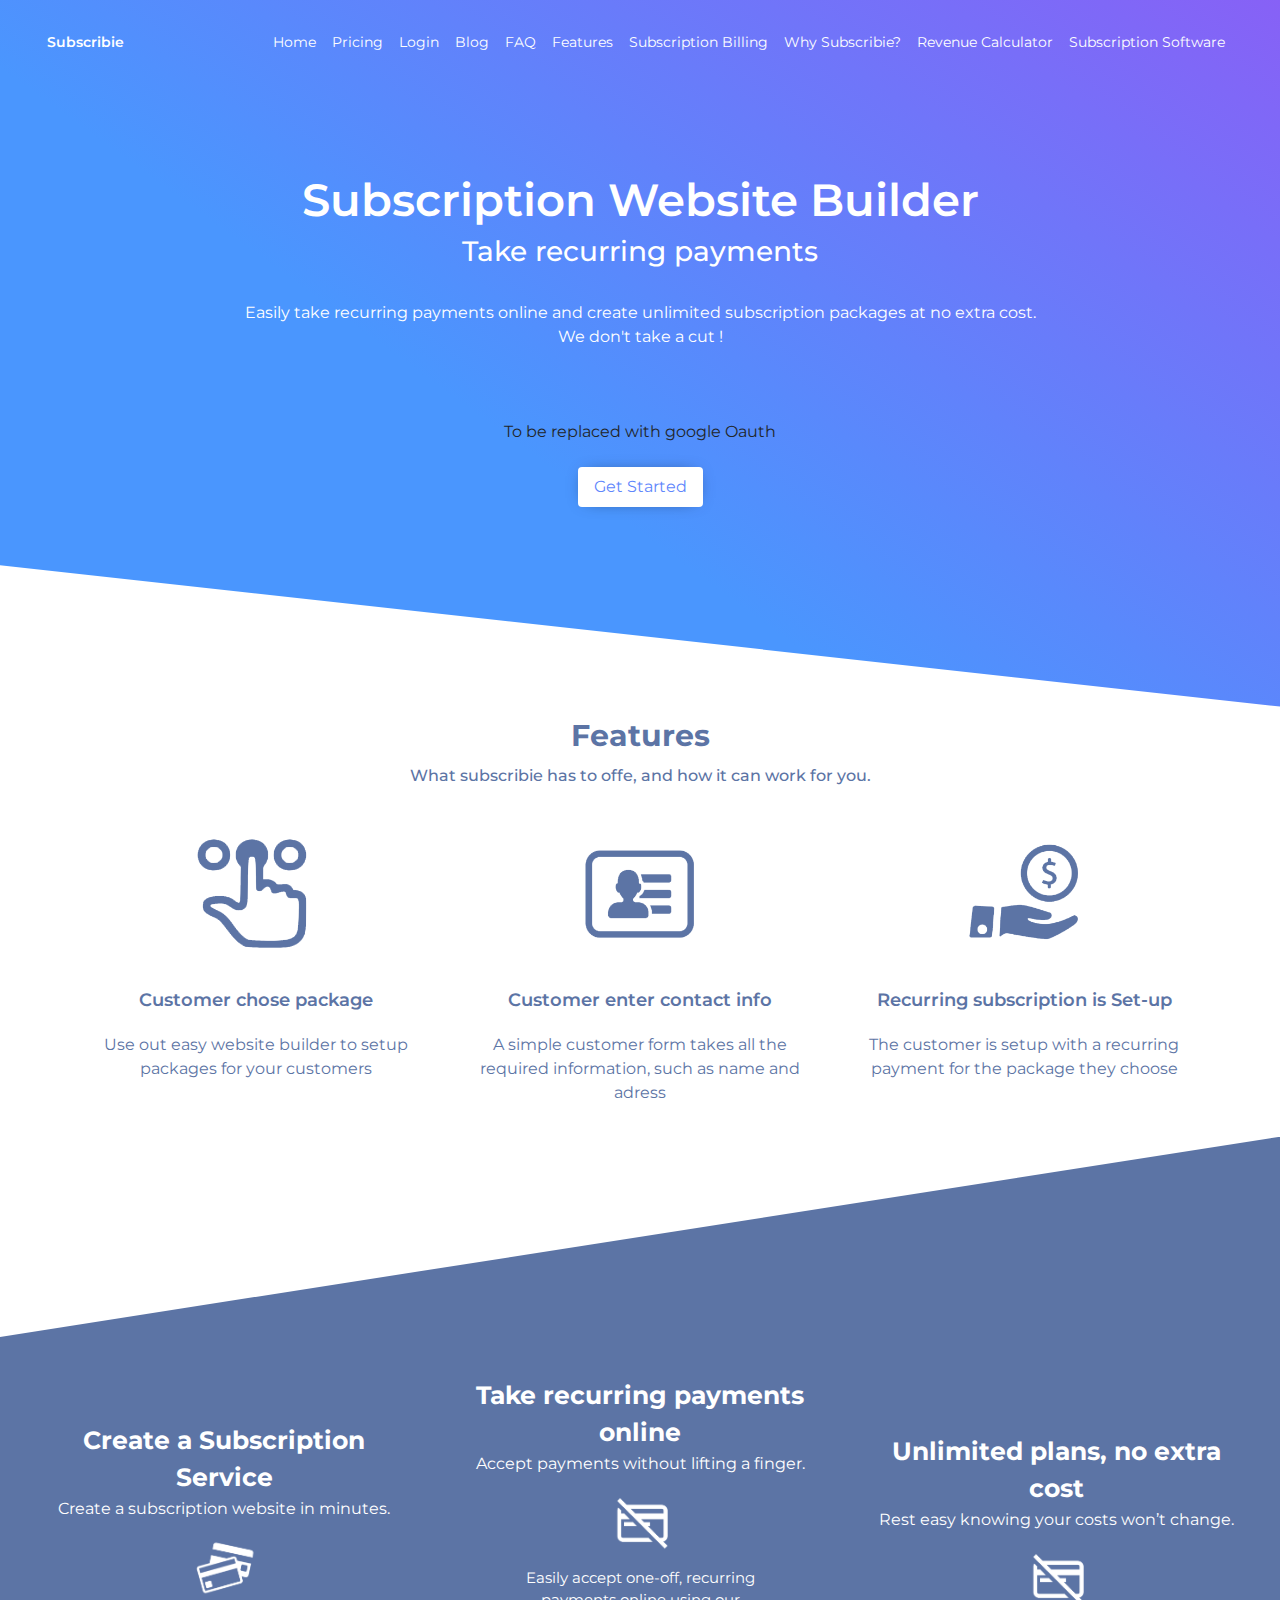
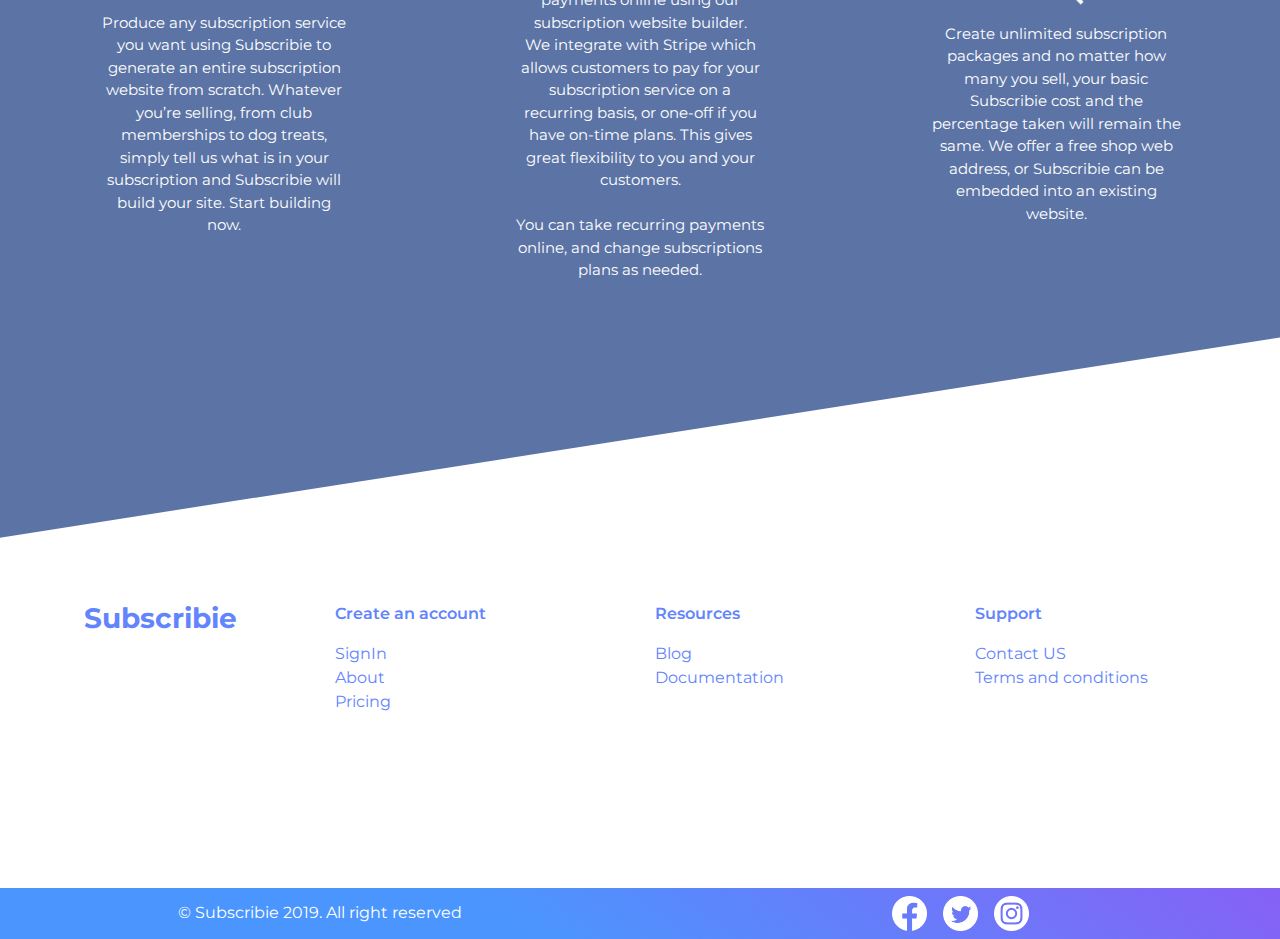
<file: index.html>
<!doctype html>
<html lang="en">
<head>
    <meta charset="UTF-8">
    <meta content="width=device-width, user-scalable=no, initial-scale=1.0, maximum-scale=1.0, minimum-scale=1.0"
          name="viewport">
    <meta content="ie=edge" http-equiv="X-UA-Compatible">
    <link href="https://fonts.gstatic.com" rel="preconnect">
    <link href="https://fonts.googleapis.com/css2?family=Montserrat:ital,wght@0,100;0,200;0,300;0,400;0,500;0,600;0,700;1,100;1,200;1,300;1,400;1,500;1,600&display=swap"
          rel="stylesheet">
    <link href="css/bootstrap.min.css" rel="stylesheet">
    <link href="css/home.css" rel="stylesheet">
    <title>Subscribie website</title>
</head>
<body>

<div class="main-container">
    <div class="header header-bg">
        <div class="row nav-menu">
            <div class="col-sm-12 ">
                <nav class="navbar navbar-expand-lg navbar-light d-flex justify-content-between flex-wrap">
                    <a class="navbar-brand text-white" href="#">Subscribie</a>
                    <button aria-controls="navbarNav" aria-expanded="false" aria-label="Toggle navigation"
                            class="navbar-toggler"
                            data-target="#navbarNav" data-toggle="collapse" type="button">
                        <span class="navbar-toggler-icon"></span>
                    </button>
                    <div class="collapse navbar-collapse" id="navbarNav">
                        <ul class="navbar-nav w-100 d-flex justify-content-end align-items-center ">
                            <li class="nav-item w-auto active">
                                <a class="nav-link text-white" href="#">Home <span class="sr-only">(current)</span></a>
                            </li>
                            <li class="nav-item w-auto">
                                <a class="nav-link text-white" href="/page/pricing">Pricing</a>
                            </li>
                            <li class="nav-item w-auto">
                                <a class="nav-link text-white" href="/shop-owner-login">Login</a>
                            </li>
                            <li class="nav-item w-auto">
                                <a class="nav-link text-white" href="https://subscriptionwebsitebuilder.co.uk/blog">Blog</a>
                            </li>
                            <li class="nav-item w-auto">
                                <a class="nav-link text-white" href="/page/faq">FAQ</a>
                            </li>
                            <li class="nav-item w-auto">
                                <a class="nav-link text-white" href="/page/features">Features</a>
                            </li>
                            <li class="nav-item w-auto">
                                <a class="nav-link text-white" href="/page/subscription-billing">Subscription Billing</a>
                            </li>
                            <li class="nav-item w-auto">
                                <a class="nav-link text-white" href="/page/choose-subscribie">Why Subscribie?</a>
                            </li>
                            <li class="nav-item w-auto">
                                <a class="nav-link text-white" href="/#revenue-calculator">Revenue Calculator</a>
                            </li>
                            <li class="nav-item w-auto">
                                <a class="nav-link text-white" href="/page/subscription-software">Subscription Software</a>
                            </li>
                        </ul>
                    </div>
                </nav>
            </div>
        </div>

        <div class="header-content py-4">
            <div class="row">
                <div class="col-sm-12 d-flex justify-content-center align-items-center text-center">
                    <h1>Subscription Website Builder</h1>
                </div>
            </div>
            <div class="row">
                <div class="col-sm-12 d-flex justify-content-center align-items-center text-center">
                    <h3>Take recurring payments</h3>
                </div>
            </div>
            <div class="row">
                <div class="col-sm-12 d-flex justify-content-center align-items-center">
                    <span class="description text-center py-4">
                        Easily take recurring payments online and create unlimited subscription packages at no extra cost.<br>
                       <span class="py-2"> We don't take a cut !</span>
                    </span>
                </div>
            </div>
        </div>

        <div class="row">
            <div class="col-sm-12 d-flex justify-content-center align-items-center my-3">
                    <button class="btn" >To be replaced with google Oauth</button>
            </div>
        </div>

        <div class="row">
            <div class="col-sm-12 d-flex justify-content-center align-items-center">
                <a href="/start-building"  class="get-started-btn">Get Started</a>
            </div>
        </div>


    </div>

    <section class="features">
        <div class="row">
            <div class="col-sm-12 d-flex justify-content-center align-items-center text-center">
                <span class="feature-section-title">Features</span>
            </div>
        </div>

        <div class="row">
            <div class="col-sm-12 d-flex justify-content-center align-items-center text-center">
                <span class="feature-section-description">What subscribie has to offe, and how it can work for you.</span>
            </div>
        </div>

        <div class="row features-container">
            <div class="col-sm-12 col-md-4">
                <div class="row">
                    <div class="col-sm-12 feature-icon d-flex justify-content-center align-items-center text-center">
                        <img class="feature-img" alt="" src="img/feature1.png">
                    </div>
                </div>
                <div class="row">
                    <div class="col-sm-12 d-flex justify-content-center align-items-center text-center">
                        <span class="feature-description">Customer chose package</span>
                    </div>
                </div>
                <div class="row">
                    <div class="col-sm-12 text-center">
                        <span class="customer-description">
                            Use out easy website builder to setup packages for your customers
                        </span>
                    </div>
                </div>
            </div>
            <div class="col-sm-12 col-md-4">
                <div class="row">
                    <div class="col-sm-12 feature-icon d-flex justify-content-center align-items-center text-center">
                        <img class="feature-img" alt="" src="img/feature2.png">
                    </div>
                </div>
                <div class="row">
                    <div class="col-sm-12 d-flex justify-content-center align-items-center text-center">
                        <span class="feature-description">Customer enter contact info</span>
                    </div>
                </div>
                <div class="row">
                    <div class="col-sm-12 text-center">
                        <span class="customer-description">
                            A simple customer form takes all the required information, such as name and adress
                        </span>
                    </div>
                </div>
            </div>
            <div class="col-sm-12 col-md-4">
                <div class="row">
                    <div class="col-sm-12 feature-icon d-flex justify-content-center align-items-center text-center">
                        <img class="feature-img" alt="" src="img/feature3.png">
                    </div>
                </div>
                <div class="row">
                    <div class="col-sm-12 d-flex justify-content-center align-items-center text-center">
                        <span class="feature-description">Recurring subscription is Set-up</span>
                    </div>
                </div>
                <div class="row">
                    <div class="col-sm-12 text-center">
                        <span class="customer-description">
                            The customer is setup with a recurring payment for the package they choose
                        </span>
                    </div>
                </div>
            </div>
        </div>
    </section>

    <section class="features payment-section position-relative">
        <div class="payment-bg"></div>
        <div class="row d-flex justify-content-between flex-wrap align-items-center">
            <div class="col-sm-12 mb-2 mt-2 p-2 col-md-4 d-flex flex-wrap justify-content-center align-items-center text-center">
                <div class="row w-100 d-flex justify-content-center align-items-center">
                    <div class="col-sm-12 d-flex justify-content-center align-items-center text-center">
                        <span class="payment-title">
                         Create a Subscription Service
                    </span>
                    </div>
                </div>
                <div class="row w-100 d-flex justify-content-center align-items-center">
                    <div class="row-sm-12 d-flex justify-content-center align-items-center text-center">
                        <span class="payment-desc">Create a subscription website in minutes.</span>
                    </div>
                </div>
                <div class="row w-100 d-flex justify-content-center align-items-center">
                    <div class="col-sm-12 col-md-6 d-flex justify-content-center align-items-center text-center">
                        <div class="payment-icon">
                            <img class="feature-img" alt="" src="img/credit.png">
                        </div>
                    </div>
                </div>
                <div class="row w-100 d-flex justify-content-center align-items-center">
                    <div class="col-sm-12 col-md-6 d-flex justify-content-center align-items-center text-center">
                        <div class="payment-description">
                            <p class="payment-p">Produce any subscription service you want using Subscribie to generate an entire subscription website from scratch. Whatever you’re selling, from club memberships to dog treats, simply tell us what is in your subscription and Subscribie will build your site. Start building now.</p>
                        </div>
                    </div>
                </div>
            </div>

            <div class="col-sm-12 mb-2 mt-2 p-2 col-md-4 d-flex flex-wrap justify-content-center align-items-center text-center">
                <div class="row w-100 d-flex justify-content-center align-items-center">
                    <div class="col-sm-12 d-flex justify-content-center align-items-center text-center">
                        <span class="payment-title">
                        Take recurring payments online
                    </span>
                    </div>
                </div>
                <div class="row w-100 d-flex justify-content-center align-items-center">
                    <div class="row-sm-12 d-flex justify-content-center align-items-center text-center">
                        <span class="payment-desc">Accept payments without lifting a finger. </span>
                    </div>
                </div>
                <div class="row w-100 d-flex justify-content-center align-items-center">
                    <div class="col-sm-12 col-md-6 d-flex justify-content-center align-items-center text-center">
                        <div class="payment-icon">
                            <img class="feature-img" alt="" src="img/no-credit.png">
                        </div>
                    </div>
                </div>
                <div class="row w-100 d-flex justify-content-center align-items-center">
                    <div class="col-sm-12 col-md-6 d-flex justify-content-center align-items-center text-center">
                        <div class="payment-description">
                            <p class="payment-p">Easily accept one-off, recurring payments online using our subscription website builder.<br>
                                We integrate with Stripe which allows customers to pay for your subscription service on a recurring basis, or one-off if you have on-time plans.
                                This gives great flexibility to you and your customers.<br><br>
                                You can take recurring payments online, and change subscriptions plans as needed.
                            </p>
                        </div>
                    </div>
                </div>
            </div>

            <div class="col-sm-12 mb-2 mt-2 p-2 col-md-4 d-flex flex-wrap justify-content-center align-items-center text-center">
                <div class="row w-100 d-flex justify-content-center align-items-center">
                    <div class="col-sm-12 d-flex justify-content-center align-items-center text-center">
                        <span class="payment-title">
                        Unlimited plans, no extra cost
                    </span>
                    </div>
                </div>
                <div class="row w-100 d-flex justify-content-center align-items-center">
                    <div class="row-sm-12 d-flex justify-content-center align-items-center text-center">
                        <span class="payment-desc">Rest easy knowing your costs won’t change.</span>
                    </div>
                </div>
                <div class="row w-100 d-flex justify-content-center align-items-center">
                    <div class="col-sm-12 col-md-6 d-flex justify-content-center align-items-center text-center">
                        <div class="payment-icon">
                            <img class="feature-img" alt="" src="img/no-credit.png">
                        </div>
                    </div>
                </div>
                <div class="row w-100 d-flex justify-content-center align-items-center">
                    <div class="col-sm-12 col-md-6 d-flex justify-content-center align-items-center text-center">
                        <div class="payment-description">
                            <p class="payment-p">Create unlimited subscription packages and no matter how many you sell,
                                your basic Subscribie cost and the percentage taken will remain the same.
                                We offer a free shop web address, or Subscribie can be embedded into an existing website.
                            </p>
                        </div>
                    </div>
                </div>
            </div>

        </div>
    </section>

    <footer>
        <div class="row footer-section">
            <div class="col-sm-12 col-md-3 d-flex justify-content-center align-items-start text-center">
                <h3>Subscribie</h3>
            </div>

            <div class="col-sm-12 col-md-3">
                <div class="section-title w-100">
                    <span>Create an account</span>
                </div>
                <div class="w-100">
                    <ul class="footer-menu">
                        <li class="footer-menu-item">SignIn</li>
                        <li class="footer-menu-item">About</li>
                        <li class="footer-menu-item">Pricing</li>
                    </ul>
                </div>
            </div>

            <div class="col-sm-12 col-md-3">
                <div class="section-title w-100">
                    <span>Resources</span>
                </div>
                <div class="w-100">
                    <ul class="footer-menu">
                        <li class="footer-menu-item">Blog</li>
                        <li class="footer-menu-item">Documentation</li>
                    </ul>
                </div>
            </div>

            <div class="col-sm-12 col-md-3">
                <div class="section-title w-100">
                    <span>Support</span>
                </div>
                <div class="w-100">
                    <ul class="footer-menu">
                        <li class="footer-menu-item">Contact US</li>
                        <li class="footer-menu-item">Terms and conditions</li>
                    </ul>
                </div>
            </div>
        </div>
        <div class="row footer-bottom d-flex justify-content-sm-center align-content-md-start align-items-center">
            <div class="col-sm-12 col-md-6">
                <div class="copyrights">
                    © Subscribie 2019. All right reserved
                </div>
            </div>

            <div class="col-sm-12 col-md-6 d-flex justify-content-center align-items-center">
                <div class="social-links d-flex justify-content-center align-content-between">
                    <div class="social-link">
                        <img alt="" src="img/social/iconfinder_Circled_Facebook_svg_5279111.png">
                    </div>

                    <div class="social-link">
                        <img alt="" src="img/social/iconfinder_Circled_Twitter_svg_5279123.png">
                    </div>

                    <div class="social-link">
                        <img alt="" src="img/social/iconfinder_Circled_Instagram_svg_5279112.png">
                    </div>
                </div>
            </div>

        </div>
    </footer>
</div>
<script src="https://ajax.googleapis.com/ajax/libs/jquery/3.5.1/jquery.min.js"></script>
<script src="js/bootstrap.min.js"></script>
</body>
</html>
</file>
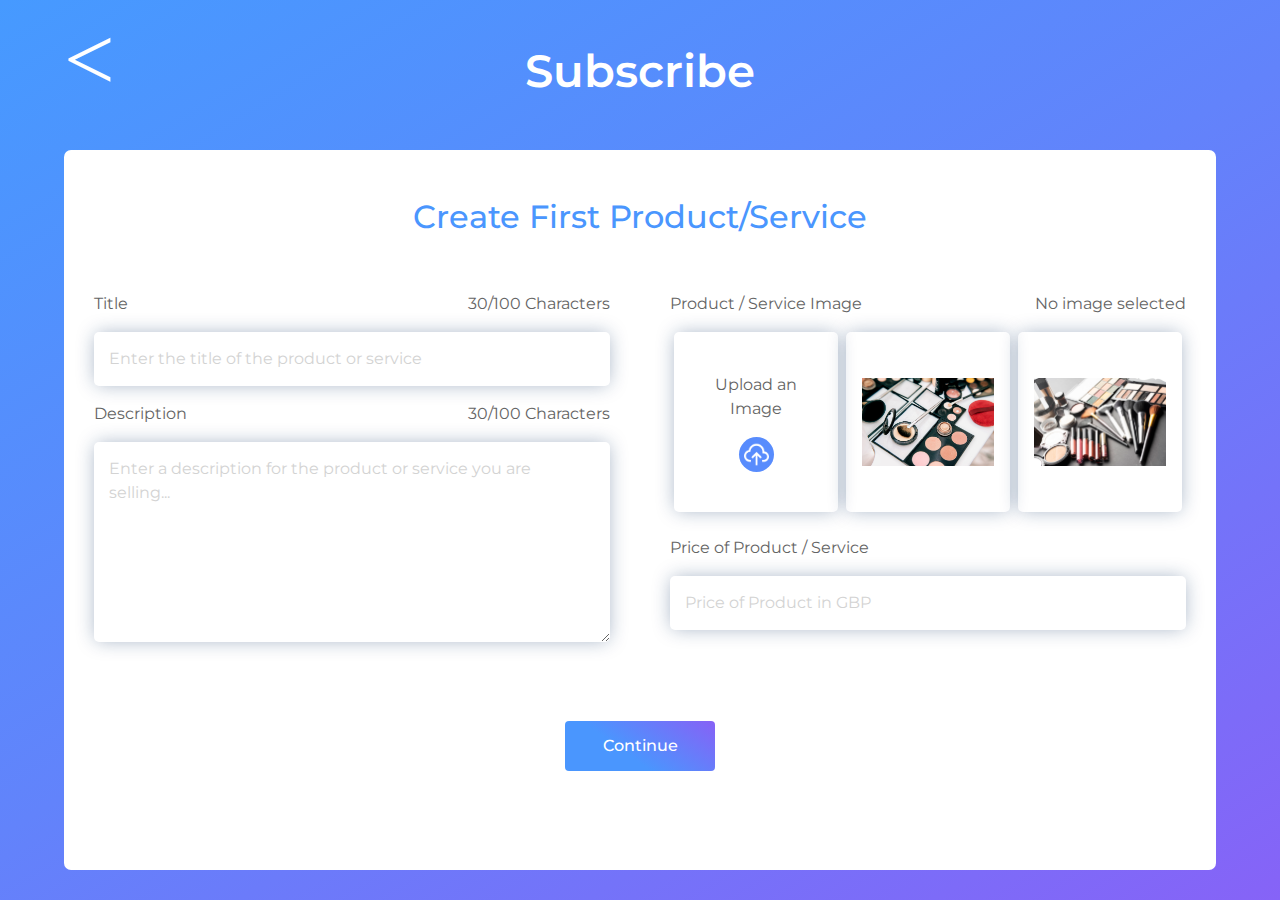
<file: CreateProduct.html>
<!doctype html>
<html lang="en">
<head>
    <meta charset="UTF-8">
    <meta content="width=device-width, user-scalable=no, initial-scale=1.0, maximum-scale=1.0, minimum-scale=1.0"
          name="viewport">
    <meta content="ie=edge" http-equiv="X-UA-Compatible">
    <link href="css/bootstrap.min.css" rel="stylesheet">
    <link href="https://fonts.gstatic.com" rel="preconnect">
    <link href="https://fonts.googleapis.com/css2?family=Montserrat:ital,wght@0,100;0,200;0,300;0,400;0,500;0,600;0,700;1,100;1,200;1,300;1,400;1,500;1,600&display=swap"
          rel="stylesheet">
    <link href="css/home.css" rel="stylesheet">
    <link href="css/styles.css" rel="stylesheet">
    <title>Subscribie website</title>
</head>

<body class="shop">
<div class="page-container w-100 d-flex justify-content-center align-items-center">
    <div class="content-container position-relative">

        <div class="go-back">
            <span class="go-back-icon"><</span>
        </div>

        <div class="row page-title">
            <div class="col-sm-12 d-flex justify-content-center align-items-center">
                <h1>Subscribe</h1>
            </div>
        </div>

        <div class="content mb-4">

            <div class="row">
                <div class="col-sm-12 d-flex justify-content-center align-items-center">
                    <h2>Create First Product/Service</h2>
                </div>
            </div>

            <div class="row">
                <div class="col-sm-12 col-md-6">
                    <div class="row">
                        <div class="col-sm-12">
                            <div class="input-line w-100">
                                <div class="input-header d-flex justify-content-between align-items-center w-100 py-3">
                                    <span class="input-name">
                                        Title
                                    </span>
                                    <span class="remaining-characters">
                                        30/100 Characters
                                    </span>
                                </div>
                                <div class="input-body">
                                    <input class="w-100 product-input"
                                           placeholder="Enter the title of the product or service"
                                           type="text">
                                </div>
                            </div>
                        </div>
                    </div>

                    <div class="row">
                        <div class="col-sm-12">
                            <div class="input-line w-100">
                                <div class="input-header d-flex justify-content-between align-items-center w-100 py-3">
                                    <span class="input-name">
                                        Description
                                    </span>
                                    <span class="remaining-characters">
                                        30/100 Characters
                                    </span>
                                </div>
                                <div class="input-body">
                                    <label class="w-100">
                                        <textarea class="w-100 text-area product-input"
                                                  placeholder="Enter a description for the product or service you are selling..."
                                                  type="text"></textarea>
                                    </label>
                                </div>
                            </div>
                        </div>
                    </div>
                </div>
                <div class="col-sm-12 col-md-6">
                    <div class="row">
                        <div class="col-sm-12">
                            <div class="input-line w-100">
                                <div class="input-header d-flex justify-content-between align-items-center w-100 py-3">
                                    <span class="input-name">
                                        Product / Service Image
                                    </span>
                                    <span class="remaining-characters">
                                        No image selected
                                    </span>
                                </div>
                                <div class="input-body">
                                    <div class="row">
                                        <div class="col-sm-12 col-md-6 col-lg-4 px-1 mb-2">
                                            <div class="upload-box">
                                                <div class="row">
                                                    <div class="col-sm-12 d-flex justify-content-center align-items-center text-center my-2">
                                                        <span class="upload-input-text"> Upload an Image</span>
                                                    </div>
                                                    <div class="col-sm-12 d-flex justify-content-center align-items-center my-2">
                                                        <span class="upload-icon">
                                                            <img alt="Upload an image" height="25px"
                                                                 src="img/icons/upload.png" width="25px">
                                                        </span>
                                                    </div>
                                                </div>
                                            </div>
                                        </div>

                                        <div class="col-sm-12 col-md-6 col-lg-4 px-1 mb-2">
                                            <div class="upload-box">
                                                <div class="row">
                                                    <div class="col-sm-12 p-0">
                                                        <img alt="" class="preview-img" src="img/img1.jpg">
                                                    </div>
                                                </div>
                                            </div>
                                        </div>

                                        <div class="col-sm-12 col-md-6 col-lg-4 px-1 mb-2">
                                            <div class="upload-box">
                                                <div class="row">
                                                    <div class="col-sm-12 p-0">
                                                        <img alt="" class="preview-img" src="img/img2.jpg">
                                                    </div>
                                                </div>
                                            </div>
                                        </div>

                                    </div>
                                </div>
                            </div>
                        </div>
                    </div>

                    <div class="row">
                        <div class="col-sm-12 mb-4">
                            <div class="input-line w-100">
                                <div class="input-header d-flex justify-content-between align-items-center w-100 py-3">
                                    <span class="input-name">
                                        Price of Product / Service
                                    </span>
                                </div>
                                <div class="input-body">
                                    <input class="w-100 product-input" placeholder="Price of Product in GBP"
                                           type="text">
                                </div>
                            </div>
                        </div>
                    </div>
                </div>
            </div>

            <div class="row">
                <div class="col-sm-12 d-flex justify-content-center align-items-center py-4">
                    <div class="button pt-4 py-4">
                        <a class="btn btn-sub" href="">Continue </a>
                    </div>
                </div>
            </div>


        </div>
    </div>
</div>

<script>

    /**
     * This js code is used for upload file styling
     */
    const uploadInput = document.getElementById('selectedFile');
    const uploadText = document.getElementById('upload-text');
    const uploadIcon = document.getElementById('upload-icon');

    selectFile = () => {
        if (!uploadInput.value) {
            uploadInput.click();

            uploadInput.addEventListener('change', (event) => {
                if (event.target.value) {
                    uploadText.innerHTML = (event.target.value).substring(12, event.target.value.length);
                    uploadIcon.setAttribute('src', 'img/icons/letter-x.png');
                }
            })
        } else {
            uploadInput.value = '';
            uploadText.innerHTML = 'Upload a logo...';
            uploadIcon.setAttribute('src', 'img/icons/upload.png');
        }
    }
</script>

</body>

</html>
</file>
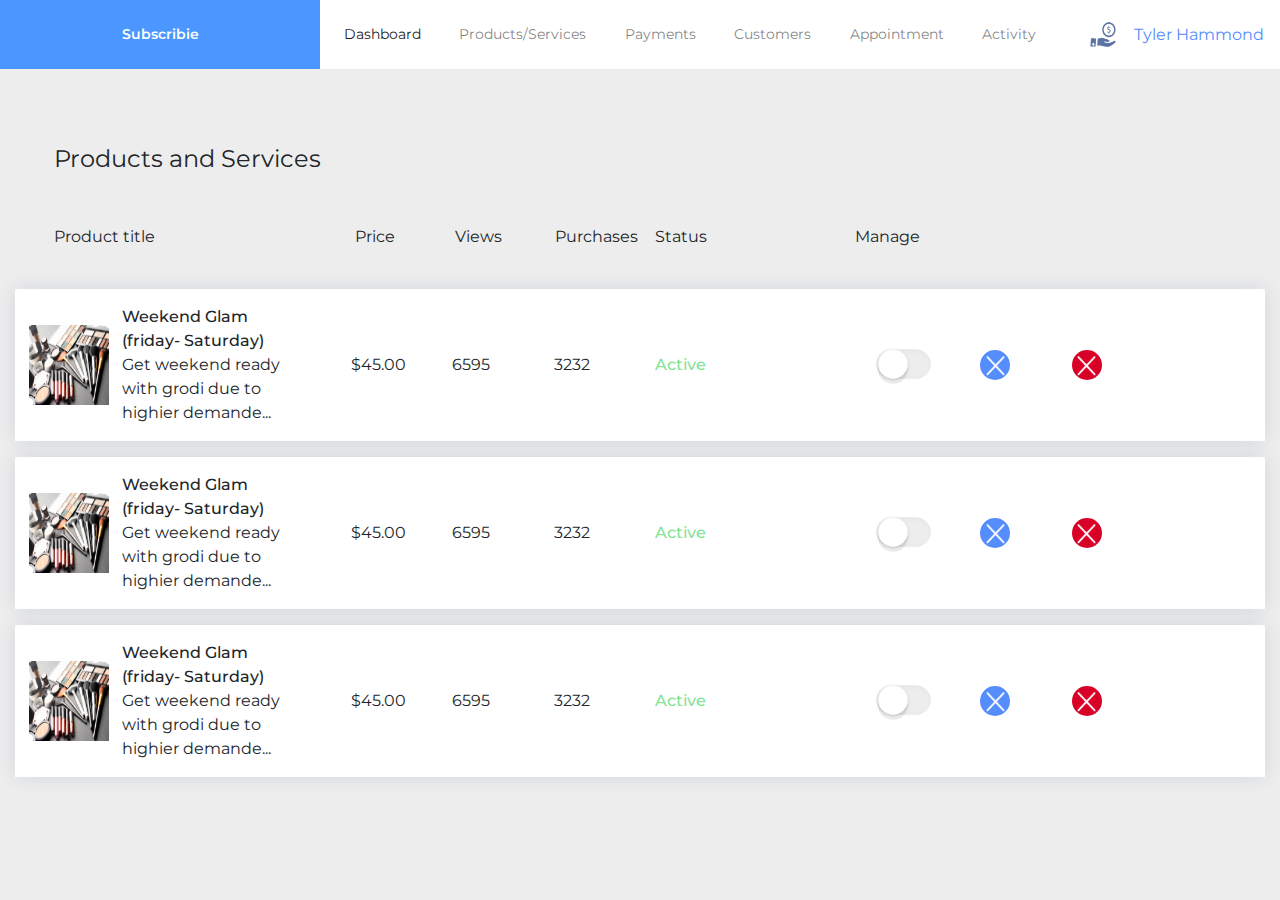
<file: dashboard.html>
<!doctype html>
<html lang="en">
<head>
    <meta charset="UTF-8">
    <meta content="width=device-width, user-scalable=no, initial-scale=1.0, maximum-scale=1.0, minimum-scale=1.0"
          name="viewport">
    <meta content="ie=edge" http-equiv="X-UA-Compatible">
    <link href="https://fonts.gstatic.com" rel="preconnect">
    <link href="https://fonts.googleapis.com/css2?family=Montserrat:ital,wght@0,100;0,200;0,300;0,400;0,500;0,600;0,700;1,100;1,200;1,300;1,400;1,500;1,600&display=swap"
          rel="stylesheet">
    <link href="css/bootstrap.min.css" rel="stylesheet">
    <link href="css/home.css" rel="stylesheet">
    <title>Subscribie website</title>
</head>
<body class="dashboard-bg">
<div class="main-container">
    <div class="header">
        <div class="row nav-menu bg-white p-0">
            <div class="col-sm-12 p-0">
                <nav class="navbar p-0  navbar-expand-lg navbar-light d-flex justify-content-between">
                    <a class="navbar-brand w-25 text-center color-primary p-4" href="#">Subscribie</a>
                    <button aria-controls="navbarNav" aria-expanded="false" aria-label="Toggle navigation"
                            class="navbar-toggler m-3"
                            data-target="#navbarNav" data-toggle="collapse" type="button">
                        <span class="navbar-toggler-icon"></span>
                    </button>
                    <div class="collapse navbar-collapse" id="navbarNav" style="max-width: 100%!important;">
                        <div class="d-flex justify-content-between align-items-center w-100 flex-wrap">
                            <ul class="navbar-nav w-75 justify-content-between d-flex ">
                                <li class="nav-item menu-link active">
                                    <a class="nav-link inverted" href="#">Dashboard <span
                                            class="sr-only">(current)</span></a>
                                </li>
                                <li class="nav-item menu-link">
                                    <a class="nav-link inverted" href="#">Products/Services</a>
                                </li>
                                <li class="nav-item menu-link">
                                    <a class="nav-link inverted" href="#">Payments</a>
                                </li>
                                <li class="nav-item menu-link">
                                    <a class="nav-link inverted" href="#">Customers</a>
                                </li>
                                <li class="nav-item menu-link">
                                    <a class="nav-link inverted" href="#">Appointment</a>
                                </li>
                                <li class="nav-item menu-link">
                                    <a class="nav-link inverted" href="#">Activity</a>
                                </li>
                            </ul>
                            <div class="user-details d-flex justify-content-between align-items-center">
                                <div class="avatar">
                                    <img alt="Avatar" class="userAvatar" height="30px" src="img/feature3.png"
                                         width="30px">
                                </div>
                                <div class="user-details">
                                <span class="user-name text-color-primary px-3">
                                    Tyler Hammond
                                </span>
                                </div>
                            </div>
                        </div>
                    </div>
                </nav>
            </div>
        </div>
    </div>

    <div class="row">
        <div class="col-sm-12">
            <div class="dashboard-content">
                <div class="row p-4">
                    <div class="col-sm-12 d-flex justify-content-md-start justify-content-sm-center align-items-center text-center ">
                        <span class="settings-page-title">Products and Services</span>
                    </div>
                </div>

                <div class="row table-header p-4">
                    <div class="col-sm-3">
                        <span class="th">Product title</span>
                    </div>
                    <div class="col-sm-1">
                        <span class="th">Price</span>
                    </div>
                    <div class="col-sm-1">
                        <span class="th">Views</span>
                    </div>
                    <div class="col-sm-1">
                        <span class="th">Purchases</span>
                    </div>
                    <div class="col-sm-2">
                        <span class="th">Status</span>
                    </div>
                    <div class="col-sm-4">
                        <span class="th">Manage</span>
                    </div>
                </div>

                <div class="row table-line p-3 my-2">
                    <div class="col-sm-12 col-md-4 col-lg-3 d-flex justify-content-center align-items-center">
                        <div class="row ">
                            <div class="col-sm-2 d-flex justify-content-center align-items-center">
                                <img alt="" height="80px" src="img/img2.jpg" width="80px">
                            </div>
                            <div class="col-sm-10 d-flex justify-content-center align-items-center">
                                <div class="row">
                                    <div class="col-sm-12 d-flex justify-content-sm-center justify-content-md-start align-items-center">
                                       <span class="product-title">
                                           Weekend Glam (friday- Saturday)
                                       </span>
                                    </div>
                                    <div class="col-sm-12 title-description">
                                        <span class="title-description"> Get weekend ready with grodi due to highier demande...</span>
                                    </div>
                                </div>
                            </div>
                        </div>
                    </div>
                    <div class="col-sm-2 col-md-1 d-flex justify-content-start align-items-center">
                        <span class="table-value"><span class="item-type-mob">Price: </span>$45.00</span>
                    </div>
                    <div class="col-sm-2 col-md-1 d-flex justify-content-start align-items-center">
                        <span class="table-value"><span class="item-type-mob">Views: </span>6595</span>
                    </div>
                    <div class="col-sm-2 col-md-1 d-flex justify-content-start align-items-center">
                        <span class="table-value"><span class="item-type-mob">Purchases: </span>3232</span>
                    </div>
                    <div class="col-sm-2 d-flex justify-content-start align-items-center">
                        <span class="item-status active"><span class="item-type-mob">Status: </span>Active</span>
                    </div>
                    <div class="col-sm-4 col-md-3 d-flex justify-content-start align-items-center">
                        <div class="row w-100">
                            <div class="col-sm-4 py-1 d-flex justify-content-center align-items-center">
                               <span class="toggle-switch">
                                  <span class="toggle-knob"></span>
                               </span>
                            </div>
                            <div class="col-sm-4 py-1 d-flex justify-content-center align-items-center">
                                <span class="settings-icon edit-icon">
                                   <img alt="" height="25px" src="img/icons/letter-x.png" width="25px">
                               </span>
                            </div>
                            <div class="col-sm-4 py-1 d-flex justify-content-center align-items-center">
                               <span class="settings-icon delete-icon">
                                   <img alt="" height="25px" src="img/icons/letter-x.png" width="25px">
                               </span>
                            </div>
                        </div>
                    </div>
                </div>
                <div class="row table-line p-3 my-2">
                    <div class="col-sm-12 col-md-4 col-lg-3 d-flex justify-content-center align-items-center">
                        <div class="row ">
                            <div class="col-sm-2 d-flex justify-content-center align-items-center">
                                <img alt="" height="80px" src="img/img2.jpg" width="80px">
                            </div>
                            <div class="col-sm-10 d-flex justify-content-center align-items-center">
                                <div class="row">
                                    <div class="col-sm-12 d-flex justify-content-sm-center justify-content-md-start align-items-center">
                                       <span class="product-title">
                                           Weekend Glam (friday- Saturday)
                                       </span>
                                    </div>
                                    <div class="col-sm-12 title-description">
                                        <span class="title-description"> Get weekend ready with grodi due to highier demande...</span>
                                    </div>
                                </div>
                            </div>
                        </div>
                    </div>
                    <div class="col-sm-2 col-md-1 d-flex justify-content-start align-items-center">
                        <span class="table-value"><span class="item-type-mob">Price: </span>$45.00</span>
                    </div>
                    <div class="col-sm-2 col-md-1 d-flex justify-content-start align-items-center">
                        <span class="table-value"><span class="item-type-mob">Views: </span>6595</span>
                    </div>
                    <div class="col-sm-2 col-md-1 d-flex justify-content-start align-items-center">
                        <span class="table-value"><span class="item-type-mob">Purchases: </span>3232</span>
                    </div>
                    <div class="col-sm-2 d-flex justify-content-start align-items-center">
                        <span class="item-status active"><span class="item-type-mob">Status: </span>Active</span>
                    </div>
                    <div class="col-sm-4 col-md-3 d-flex justify-content-start align-items-center">
                        <div class="row w-100">
                            <div class="col-sm-4 py-1 d-flex justify-content-center align-items-center">
                               <span class="toggle-switch">
                                  <span class="toggle-knob"></span>
                               </span>
                            </div>
                            <div class="col-sm-4 py-1 d-flex justify-content-center align-items-center">
                                <span class="settings-icon edit-icon">
                                   <img alt="" height="25px" src="img/icons/letter-x.png" width="25px">
                               </span>
                            </div>
                            <div class="col-sm-4 py-1 d-flex justify-content-center align-items-center">
                               <span class="settings-icon delete-icon">
                                   <img alt="" height="25px" src="img/icons/letter-x.png" width="25px">
                               </span>
                            </div>
                        </div>
                    </div>
                </div>
                <div class="row table-line p-3 my-2">
                    <div class="col-sm-12 col-md-4 col-lg-3 d-flex justify-content-center align-items-center">
                        <div class="row ">
                            <div class="col-sm-2 d-flex justify-content-center align-items-center">
                                <img alt="" height="80px" src="img/img2.jpg" width="80px">
                            </div>
                            <div class="col-sm-10 d-flex justify-content-center align-items-center">
                                <div class="row">
                                    <div class="col-sm-12 d-flex justify-content-sm-center justify-content-md-start align-items-center">
                                       <span class="product-title">
                                           Weekend Glam (friday- Saturday)
                                       </span>
                                    </div>
                                    <div class="col-sm-12 title-description">
                                        <span class="title-description"> Get weekend ready with grodi due to highier demande...</span>
                                    </div>
                                </div>
                            </div>
                        </div>
                    </div>
                    <div class="col-sm-2 col-md-1 d-flex justify-content-start align-items-center">
                        <span class="table-value"><span class="item-type-mob">Price: </span>$45.00</span>
                    </div>
                    <div class="col-sm-2 col-md-1 d-flex justify-content-start align-items-center">
                        <span class="table-value"><span class="item-type-mob">Views: </span>6595</span>
                    </div>
                    <div class="col-sm-2 col-md-1 d-flex justify-content-start align-items-center">
                        <span class="table-value"><span class="item-type-mob">Purchases: </span>3232</span>
                    </div>
                    <div class="col-sm-2 d-flex justify-content-start align-items-center">
                        <span class="item-status active"><span class="item-type-mob">Status: </span>Active</span>
                    </div>
                    <div class="col-sm-4 col-md-3 d-flex justify-content-start align-items-center">
                        <div class="row w-100">
                            <div class="col-sm-4 py-1 d-flex justify-content-center align-items-center">
                               <span class="toggle-switch">
                                  <span class="toggle-knob"></span>
                               </span>
                            </div>
                            <div class="col-sm-4 py-1 d-flex justify-content-center align-items-center">
                                <span class="settings-icon edit-icon">
                                   <img alt="" height="25px" src="img/icons/letter-x.png" width="25px">
                               </span>
                            </div>
                            <div class="col-sm-4 py-1 d-flex justify-content-center align-items-center">
                               <span class="settings-icon delete-icon">
                                   <img alt="" height="25px" src="img/icons/letter-x.png" width="25px">
                               </span>
                            </div>
                        </div>
                    </div>
                </div>
            </div>
        </div>
    </div>


</div>
<script>
    (() => {
        const toggler = document.querySelector('.toggle-switch');
        toggler.onclick = function () {
            toggler.classList.toggle('active');
        }
    })()
</script>
<script src="https://ajax.googleapis.com/ajax/libs/jquery/3.5.1/jquery.min.js"></script>
<script src="js/bootstrap.min.js"></script>
</body>
</html>
</file>
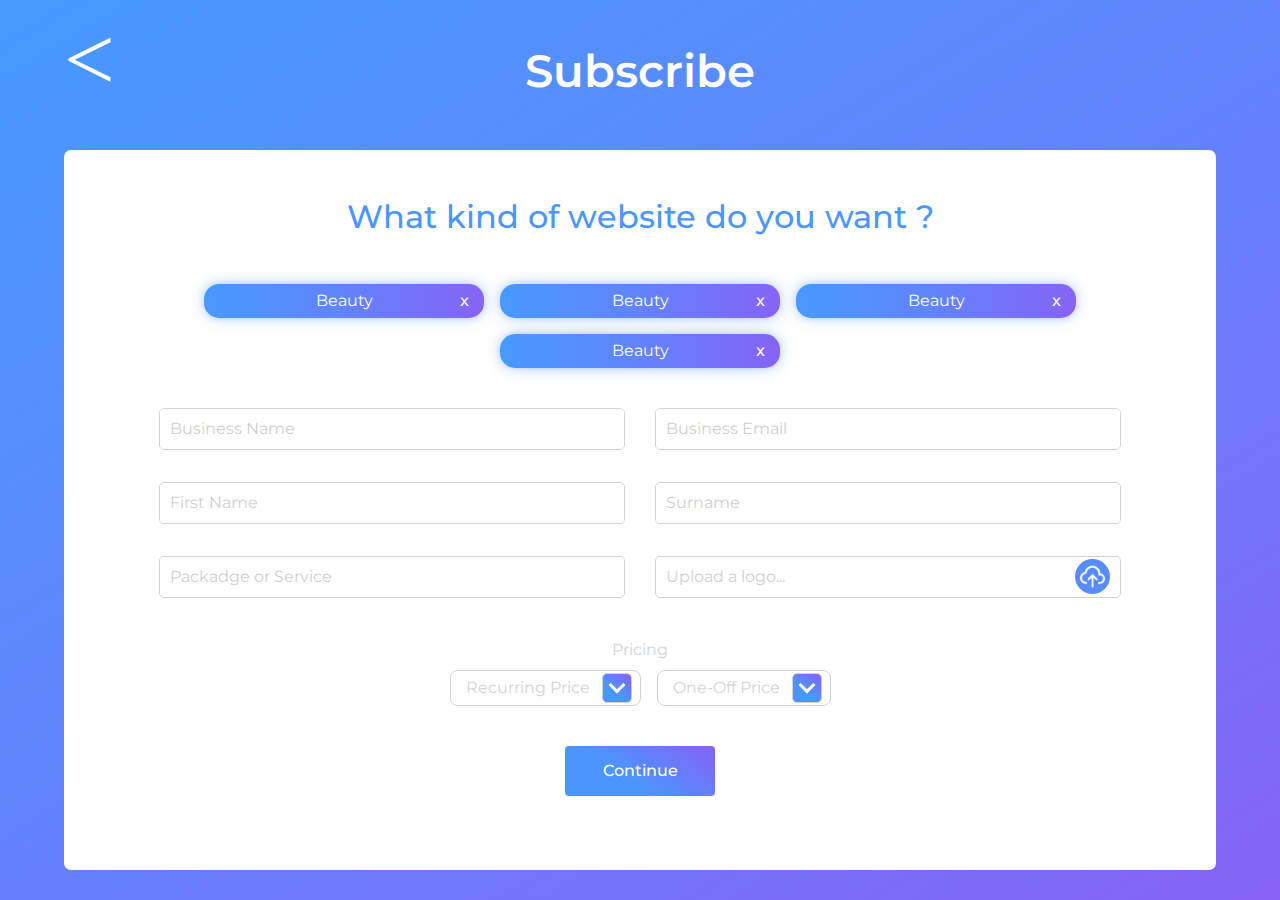
<file: fillForm.html>
<!doctype html>
<html lang="en">
<head>
    <meta charset="UTF-8">
    <meta content="width=device-width, user-scalable=no, initial-scale=1.0, maximum-scale=1.0, minimum-scale=1.0"
          name="viewport">
    <meta content="ie=edge" http-equiv="X-UA-Compatible">
    <link href="css/bootstrap.min.css" rel="stylesheet">
    <link href="https://fonts.gstatic.com" rel="preconnect">
    <link href="https://fonts.googleapis.com/css2?family=Montserrat:ital,wght@0,100;0,200;0,300;0,400;0,500;0,600;0,700;1,100;1,200;1,300;1,400;1,500;1,600&display=swap"
          rel="stylesheet">
    <link href="css/home.css" rel="stylesheet">
    <link href="css/styles.css" rel="stylesheet">
    <title>Subscribie website</title>
</head>

<body class="shop">
<div class="page-container w-100 d-flex justify-content-center align-items-center">
    <div class="content-container position-relative">

        <div class="go-back">
            <span class="go-back-icon"><</span>
        </div>

        <div class="row page-title">
            <div class="col-sm-12 d-flex justify-content-center align-items-center">
                <h1>Subscribe</h1>
            </div>
        </div>

        <div class="content mb-4">

            <div class="row">
                <div class="col-sm-12 d-flex justify-content-center align-items-center">
                    <h2>What kind of website do you want ?</h2>
                </div>
            </div>


            <div class="row options d-flex justify-content-center align-items-center">
                <div class="option col-sm-6 col-md-3">
                    <p class="selected-option">Beauty</p>
                </div>
                <div class="option col-sm-6 col-md-3">
                    <p class="selected-option">Beauty</p>
                </div>
                <div class="option col-sm-6 col-md-3">
                    <p class="selected-option">Beauty</p>
                </div>
                <div class="option col-sm-6 col-md-3">
                    <p class="selected-option">Beauty</p>
                </div>
            </div>

            <div class="form">
                <div class="row">
                    <div class="col-md-6">
                        <div class="form-input">
                            <input class="form-control" placeholder="Business Name" type="text">
                        </div>
                        <div class="form-input">
                            <input class="form-control" placeholder="First Name" type="text">
                        </div>
                        <div class="form-input">
                            <input class="form-control" placeholder="Packadge or Service" type="text">
                        </div>
                    </div>
                    <div class="col-md-6">
                        <div class="form-input">
                            <input class="form-control" placeholder="Business Email" type="email">
                        </div>
                        <div class="form-input">
                            <input class="form-control" placeholder="Surname" type="text">
                        </div>
                        <div class="form-input upload position-relative">
                            <input class="form-control" id="selectedFile" placeholder="Upload Business Logo"
                                   type="file"/>
                            <span class="upload-input-text" id="upload-text">Upload a logo...</span>
                            <button class="upload-file-btn" onclick="selectFile()">
                                <img height="25px" id="upload-icon" src="img/icons/upload.png" width="25px">
                            </button>
                        </div>
                    </div>
                </div>


                <div class="row pb-2 pt-2">
                    <div class="col-sm-12 d-flex justify-content-center align-items-center">
                        <span class="pricing">
                            Pricing
                        </span>
                    </div>
                </div>

                <div class="row">
                    <div class="col-sm-12">
                        <div class="check">

                            <div class="check-i">
                                <div class="check_content">
                                    <label class="container-box">
                                        Recurring Price
                                        <input checked="checked" type="checkbox">
                                        <span class="checkmark"></span>
                                    </label>
                                </div>
                            </div>

                            <div class="check-i">
                                <div class="check_content">
                                    <label class="container-box">
                                        One-Off Price
                                        <input checked="checked" type="checkbox">
                                        <span class="checkmark"></span>
                                    </label>
                                </div>
                            </div>

                        </div>
                    </div>
                </div>

                <div class="button pt-4 py-4">
                    <a class="btn btn-sub" href="">Continue </a>
                </div>
            </div>


        </div>
    </div>
</div>

<script>

    /**
     * This js code is used for upload file styling
     */
    const uploadInput = document.getElementById('selectedFile');
    const uploadText = document.getElementById('upload-text');
    const uploadIcon = document.getElementById('upload-icon');

    selectFile = () => {
        if (!uploadInput.value) {
            uploadInput.click();

            uploadInput.addEventListener('change', (event) => {
                if (event.target.value) {
                    uploadText.innerHTML = (event.target.value).substring(12, event.target.value.length);
                    uploadIcon.setAttribute('src', 'img/icons/letter-x.png');
                }
            })
        } else {
            uploadInput.value = '';
            uploadText.innerHTML = 'Upload a logo...';
            uploadIcon.setAttribute('src', 'img/icons/upload.png');
        }
    }
</script>

</body>

</html>
</file>
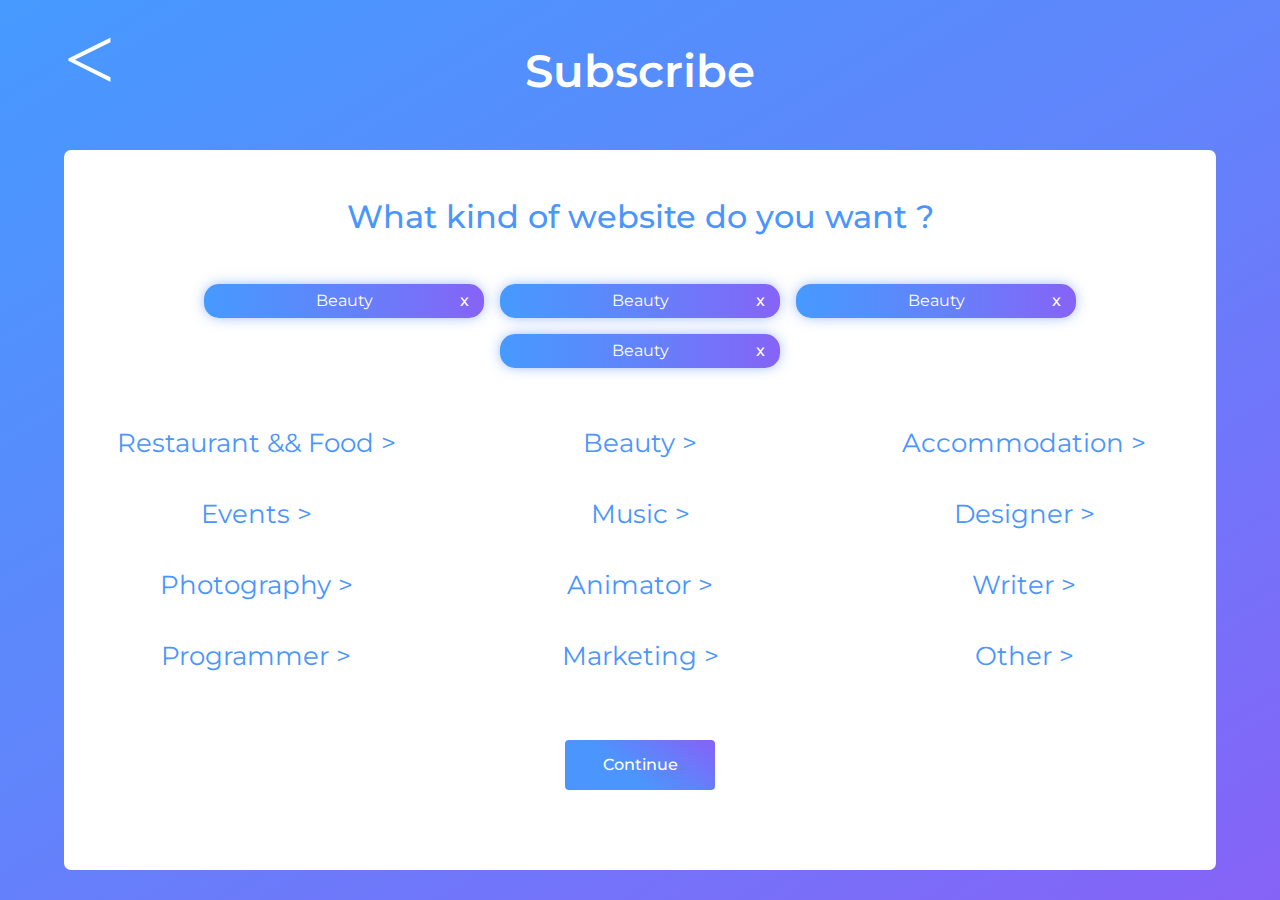
<file: selectWebsite.html>
<!doctype html>
<html lang="en">

<head>
    <meta charset="UTF-8">
    <meta content="width=device-width, user-scalable=no, initial-scale=1.0, maximum-scale=1.0, minimum-scale=1.0"
          name="viewport">
    <meta content="ie=edge" http-equiv="X-UA-Compatible">
    <link href="css/bootstrap.min.css" rel="stylesheet">
    <link href="https://fonts.gstatic.com" rel="preconnect">
    <link href="https://fonts.googleapis.com/css2?family=Montserrat:ital,wght@0,100;0,200;0,300;0,400;0,500;0,600;0,700;1,100;1,200;1,300;1,400;1,500;1,600&display=swap"
          rel="stylesheet">
    <link href="css/home.css" rel="stylesheet">
    <link href="css/styles.css" rel="stylesheet">
    <title>Subscribie website</title>
</head>

<body class="shop">
<div class="page-container w-100 d-flex justify-content-center align-items-center">
    <div class="content-container position-relative">

        <div class="go-back">
            <span class="go-back-icon"><</span>
        </div>

        <div class="row page-title">
            <div class="col-sm-12 d-flex justify-content-center align-items-center">
                <h1>Subscribe</h1>
            </div>
        </div>

        <div class="content">

            <div class="row">
                <div class="col-sm-12 d-flex justify-content-center align-items-center">
                    <h2>What kind of website do you want ?</h2>
                </div>
            </div>


            <div class="row options d-flex justify-content-center align-items-center">
                <div class="option col-sm-6 col-md-3">
                    <p class="selected-option">Beauty</p>
                </div>
                <div class="option col-sm-6 col-md-3">
                    <p class="selected-option">Beauty</p>
                </div>
                <div class="option col-sm-6 col-md-3">
                    <p class="selected-option">Beauty</p>
                </div>
                <div class="option col-sm-6 col-md-3">
                    <p class="selected-option">Beauty</p>
                </div>
            </div>

            <div class="rcontent mt-4 mb-4">
                <div class="row d-flex justify-content-start align-items-center flex-wrap text-center">
                    <div class="col-sm-6 col-md-4 my-3">
                        <span class="check-item position-relative">Restaurant && Food ></span>
                    </div>

                    <div class="col-sm-6 col-md-4 my-3">
                        <span class="check-item position-relative">Beauty ></span>
                    </div>

                    <div class="col-sm-6 col-md-4 my-3">
                        <span class="check-item position-relative">Accommodation ></span>
                    </div>

                    <div class="col-sm-6 col-md-4 my-3">
                        <span class="check-item position-relative">Events ></span>
                    </div>

                    <div class="col-sm-6 col-md-4 my-3">
                        <span class="check-item position-relative">Music ></span>
                    </div>

                    <div class="col-sm-6 col-md-4 my-3">
                        <span class="check-item position-relative">Designer ></span>
                    </div>

                    <div class="col-sm-6 col-md-4 my-3">
                        <span class="check-item position-relative">Photography ></span>
                    </div>

                    <div class="col-sm-6 col-md-4 my-3">
                        <span class="check-item position-relative">Animator ></span>
                    </div>

                    <div class="col-sm-6 col-md-4 my-3">
                        <span class="check-item position-relative">Writer ></span>
                    </div>
                    <div class="col-sm-6 col-md-4 my-3">
                        <span class="check-item position-relative">Programmer ></span>
                    </div>
                    <div class="col-sm-6 col-md-4 my-3">
                        <span class="check-item position-relative">Marketing ></span>
                    </div>
                    <div class="col-sm-6 col-md-4 my-3">
                        <span class="check-item position-relative">Other ></span>
                    </div>

                </div>
                <div class="button">
                    <a class="btn btn-sub" href="./started 3.html">Continue </a>
                </div>
            </div>


        </div>
    </div>
</div>

</body>

</html>


<!--<li class="">Restaurant && Food ></li>-->
<!--<li class="">Beauty ></li>-->
<!--<li class="">Accommodation ></li>-->
<!--<li class="">Events ></li>-->

<!--<div class="col-md-4">-->
<!--    <ul class="">-->
<!--        <li class="">Music ></li>-->
<!--        <li class="">Designer ></li>-->
<!--        <li class="">Photography ></li>-->
<!--        <li class="">Animator ></li>-->
<!--    </ul>-->
<!--</div>-->
<!--<div class="col-md-4">-->
<!--    <ul class="">-->
<!--        <li class="">Writer ></li>-->
<!--        <li class="">Programmer ></li>-->
<!--        <li class="">Marketing ></li>-->
<!--        <li class="">Other ></li>-->
<!--    </ul>-->
<!--</div>-->
</file>
<file: css/styles.css>
.navbar-collapse {
    max-width: 220px;
}

.header {
    padding: 2rem 4rem;
    color: white;
    background: rgb(74, 150, 254);
    background: -moz-linear-gradient(36deg, rgba(74, 150, 254, 1) 0%, rgba(74, 150, 254, 1) 39%, rgba(135, 97, 246, 1) 100%);
    background: -webkit-linear-gradient(36deg, rgba(74, 150, 254, 1) 0%, rgba(74, 150, 254, 1) 39%, rgba(135, 97, 246, 1) 100%);
    background: linear-gradient(36deg, rgba(74, 150, 254, 1) 0%, rgba(74, 150, 254, 1) 39%, rgba(135, 97, 246, 1) 100%);
    filter: progid:DXImageTransform.Microsoft.gradient(startColorstr="#4a96fe", endColorstr="#8761f6", GradientType=1);
}

html,
body {
    margin: 0;
}

.shop {
    background: rgb(70, 154, 255);
    background: -moz-linear-gradient(149deg, rgba(70, 154, 255, 1) 0%, rgba(98, 131, 251, 1) 50%, rgba(134, 99, 247, 1) 100%);
    background: -webkit-linear-gradient(149deg, rgba(70, 154, 255, 1) 0%, rgba(98, 131, 251, 1) 50%, rgba(134, 99, 247, 1) 100%);
    background: linear-gradient(149deg, rgba(70, 154, 255, 1) 0%, rgba(98, 131, 251, 1) 50%, rgba(134, 99, 247, 1) 100%);
    filter: progid:DXImageTransform.Microsoft.gradient(startColorstr="#469aff", endColorstr="#8663f7", GradientType=1);
    display: flex;
    flex-wrap: wrap;
    align-items: center;
    justify-content: center;
}

.content-container {
    width: 90%;
    min-height: 100vh;
}

.go-back {
    position: absolute;
    left: 0;
    top: 40px;
    cursor: pointer;
    z-index: 99999;
}

.go-back .go-back-icon {
    color: #fff;
    font-size: 90px;
    font-family: cursive;
    line-height: 40px;
}

.go-back:hover .go-back-icon {
    color: #eeeeee;
}

.page-title {
    height: 150px;
    display: flex;
    justify-content: center;
    align-items: center;
}

.page-title h1 {
    text-align: center;
    color: white;
}

.content {
    background: white;
    border-radius: 7px;
    color: rgba(74, 150, 254, 1);
    min-height: 80vh;
}

.content h2 {
    text-align: center;
    padding: 3rem 0 2rem 0;
}

ul {
    list-style: none;
    width: auto;
    margin-bottom: 0 !important;
    text-indent: 5px;
}

.button {
    display: flex;
    align-items: center;
    justify-content: center;
}

.button a {
    background: -moz-linear-gradient(36deg, rgba(74, 150, 254, 1) 0%, rgba(74, 150, 254, 1) 39%, rgba(135, 97, 246, 1) 100%);
    background: -webkit-linear-gradient(36deg, rgba(74, 150, 254, 1) 0%, rgba(74, 150, 254, 1) 39%, rgba(135, 97, 246, 1) 100%);
    background: linear-gradient(36deg, rgba(74, 150, 254, 1) 0%, rgba(74, 150, 254, 1) 39%, rgba(135, 97, 246, 1) 100%);
    padding: 13px;
    color: white;
    width: 150px;
}

.options {
    padding: 0 1rem;
}

.options .row {
    display: flex;
    align-items: center;
    justify-content: center;
}

.options .option {
    background: rgb(70, 154, 255);
    background: -moz-linear-gradient(90deg, rgba(70, 154, 255, 1) 0%, rgba(98, 131, 251, 1) 50%, rgba(134, 99, 246, 1) 100%);
    background: -webkit-linear-gradient(90deg, rgba(70, 154, 255, 1) 0%, rgba(98, 131, 251, 1) 50%, rgba(134, 99, 246, 1) 100%);
    background: linear-gradient(90deg, rgba(70, 154, 255, 1) 0%, rgba(98, 131, 251, 1) 50%, rgba(134, 99, 246, 1) 100%);
    filter: progid:DXImageTransform.Microsoft.gradient(startColorstr="#469aff", endColorstr="#8663f6", GradientType=1);
    -webkit-box-shadow: 0px 0px 14px -2px rgba(88, 141, 253, 0.77);
    box-shadow: 0px 0px 14px -2px rgba(88, 141, 253, 0.77);
    display: flex;
    justify-content: center;
    align-items: center;
    border-radius: 15px;
    color: white;
    width: 100%;
    padding: 0.3rem;
    margin: 0.5rem;
    cursor: pointer;
    font-weight: 400;
}

.options .option:hover {
    background: rgb(70, 154, 255);
    background: -moz-linear-gradient(90deg, rgb(99, 167, 255) 0%, rgb(112, 149, 255) 50%, rgb(161, 134, 255) 100%);
    background: -webkit-linear-gradient(90deg, rgb(99, 167, 255) 0%, rgb(112, 149, 255) 50%, rgb(161, 134, 255) 100%);
    background: linear-gradient(90deg, rgb(99, 167, 255) 0%, rgb(112, 149, 255) 50%, rgb(161, 134, 255) 100%);
    filter: progid:DXImageTransform.Microsoft.gradient(startColorstr="#469aff", endColorstr="#8663f6", GradientType=1);
}

.options .option:after {
    content: 'x';
    display: flex;
    justify-content: flex-end;
    align-items: center;
    color: white;
    position: absolute;
    right: 15px;
    font-weight: 500;
}

.options .option .selected-option {
    margin: 0 !important;
}

.rcontent .row {
    margin: 2rem 0 !important;
}

.rcontent .check-item {
    margin: 0.5rem;
    cursor: pointer !important;
    font-size: 26px;
}

.rcontent .check-item:hover {
    color: #3d7cfc;
}

/*.rcontent .check-item:after {*/
/*    content: '>';*/
/*    display: flex;*/
/*    justify-content: flex-end;*/
/*    align-items: center;*/
/*    color: #568dfd;*/
/*    position: absolute;*/
/*    right: -20px;*/
/*    top: 0;*/
/*    font-weight: 500;*/
/*}*/

.btn-sub {
    color: white;
    font-weight: 500;
    margin: 1rem;
    border: none !important;
    outline: none !important;
}

.btn-sub:hover {
    color: white !important;
    font-weight: 500;
    -webkit-box-shadow: 0px 0px 14px -2px rgba(88, 141, 253, 0.77);
    box-shadow: 0px 0px 14px -2px rgba(88, 141, 253, 0.77);
}

.form {
    padding: 0 5rem;
}

.form .form-input {
    margin: 2rem 0;
    display: flex;
    justify-content: flex-start;
    align-items: center;
    border-radius: 5px !important;
    border: 1px solid lightgray;
    min-height: 42px;
}

.form .form-input.upload {
    padding: 0 10px !important;
    color: rgb(207, 207, 207) !important;
}

.form-control {
    padding: 20px 10px !important;
    color: rgb(129, 129, 129) !important;
    border: none;
}

input[type='file'] {
    display: none;
}

.upload-file-btn {
    position: absolute;
    right: 10px;
    width: 35px;
    height: 35px;
    border-radius: 50%;
    border: none;
    background: #588cfd;
    color: white;
    font-weight: 500;
    display: flex;
    justify-content: center;
    align-items: center;
}

.upload-file-btn:hover {
    background: #729dfd;
}

.form-control::placeholder {
    color: rgb(207, 207, 207) !important;
    text-align: left !important;
    opacity: 1;
}

.form-control:focus {
    box-shadow: none !important;
}

.pricing {
    color: lightgray;
}

.check {
    display: flex;
    align-items: center;
    justify-content: center;
}

.check-i {
    border: 1px solid lightgray;
    margin: 0 0.5rem;
    border-radius: 8px;
}

.check_content {
    padding: 5px 50px 5px 15px;
    color: lightgrey;
}

.input-header span {
    color: #646464;
}

.product-input {
    border: none;
    min-height: 45px;
    padding: 15px;
    color: #646464;
    border-radius: 5px;
    -webkit-box-shadow: 0px 0px 19px -2px rgba(12, 48, 99, 0.39);
    box-shadow: 0px 0px 19px -2px rgba(12, 48, 99, 0.39);
    outline: none !important;
}

.product-input::placeholder {
    color: lightgray;
}

.text-area {
    min-height: 200px;
}

.upload-box {
    border-radius: 5px;
    padding: 1rem;
    min-height: 180px;
    display: flex;
    justify-content: center;
    align-items: center;
    -webkit-box-shadow: 0px 0px 19px -2px rgba(12, 48, 99, 0.39);
    box-shadow: 0px 0px 19px -2px rgba(12, 48, 99, 0.39);
    outline: none !important;
}

.upload-box .upload-input-text {
    color: #646464;
}

.upload-box .preview-img {
    height: 100%;
    width: 100%;
}

.upload-box .upload-icon {
    width: 35px;
    height: 35px;
    border-radius: 50%;
    border: none;
    background: #588cfd;
    color: white;
    font-weight: 500;
    display: flex;
    justify-content: center;
    align-items: center;
}

.container-box {
    position: relative;
    display: flex;
    justify-content: center;
    align-items: center;
    margin: 0;
    padding-left: 0px;
    cursor: pointer;
    font-size: 16px;
    -webkit-user-select: none;
    -moz-user-select: none;
    -ms-user-select: none;
    user-select: none;
}

/* Hide the browser's default checkbox */

.container-box input {
    position: absolute;
    opacity: 0;
    cursor: pointer;
    height: 0;
    width: 0;
}


/* Create a custom checkbox */

.checkmark {
    position: absolute;
    right: -42px;
    height: 30px;
    width: 30px;
    border-radius: 5px;
    background-color: #fff;
    border: 1px solid lightgray;
    margin-left: 10px;
}


/* On mouse-over, add a grey background color */

.container-box:hover input ~ .checkmark {
    background-color: #fff;
}


/* When the checkbox is checked, add a blue background */

.container-box input:checked ~ .checkmark {
    background: -moz-linear-gradient(36deg, rgba(74, 150, 254, 1) 0%, rgba(74, 150, 254, 1) 39%, rgba(135, 97, 246, 1) 100%);
    background: -webkit-linear-gradient(36deg, rgba(74, 150, 254, 1) 0%, rgba(74, 150, 254, 1) 39%, rgba(135, 97, 246, 1) 100%);
    background: linear-gradient(36deg, rgba(74, 150, 254, 1) 0%, rgba(74, 150, 254, 1) 39%, rgba(135, 97, 246, 1) 100%);
}


/* Create the checkmark/indicator (hidden when not checked) */

.checkmark:after {
    content: "";
    position: absolute;
    display: none;
}


/* Show the checkmark when checked */

.container-box input:checked ~ .checkmark:after {
    display: block;
}


/* Style the checkmark/indicator */

.container-box .checkmark:after {
    display: flex;
    justify-content: center;
    align-items: center;
    border: solid #fff;
    height: 12px;
    width: 12px;
    left: 8px;
    top: 5px;
    border-width: 0 3px 3px 0;
    -webkit-transform: rotate(45deg);
    -ms-transform: rotate(45deg);
    transform: rotate(45deg);
}

/*@media only screen and (min-width: 1500px) {*/
/*    .rcontent {*/
/*        padding: 5rem;*/
/*    }*/

/*    .content {*/
/*        padding: 2.5rem;*/
/*    }*/

/*    li {*/
/*        width: 350px;*/
/*        padding: 15px;*/
/*        font-size: 2rem;*/
/*    }*/

/*    .form {*/
/*        padding: 3rem;*/
/*    }*/

/*    .form .form-control {*/
/*        width: 350px;*/
/*        margin-bottom: 1.7rem;*/
/*    }*/
/*}*/

/*@media only screen and (min-width: 1120px) and (max-width: 1500px) {*/
/*    .rcontent {*/
/*        padding: 1rem;*/
/*    }*/

/*    .content {*/
/*        padding: 1.5rem;*/
/*    }*/

/*    li {*/
/*        width: 300px;*/
/*        padding: 10px;*/
/*        font-size: 1.7rem;*/
/*    }*/

/*    .form {*/
/*        padding: 1rem;*/
/*    }*/

/*    .form .form-control {*/
/*        width: 350px;*/
/*        margin-bottom: 1.2rem;*/
/*    }*/
/*}*/

/*@media only screen and (min-width: 800px) and (max-width: 1120px) {*/
/*    .rcontent {*/
/*        padding: 2rem;*/
/*    }*/

/*    .content {*/
/*        padding: 1rem;*/
/*    }*/

/*    li {*/
/*        width: 250px;*/
/*        padding: 1rem;*/
/*        font-size: 1.2rem;*/
/*    }*/
/*}*/

/*@media only screen and (max-width: 800px) {*/
/*    .content {*/
/*        padding: 1rem;*/
/*    }*/

/*    .content-container {*/
/*        padding: 1rem;*/
/*    }*/

/*    li {*/
/*        width: 300px;*/
/*        padding: 1rem;*/
/*        font-size: 1.6rem;*/
/*    }*/

/*    .form .form-control {*/
/*        margin-bottom: 1rem;*/
/*    }*/

/*    .form {*/
/*        margin-top: 20px;*/
/*    }*/
/*}*/

@media (max-width: 1024px) {
    .form {
        padding: 0 2rem !important;
    }

}
</file>
<file: css/home.css>
* {
    font-family: 'Montserrat', sans-serif;
}

body {
    min-width: 360px !important;
}

h1 {
    font-weight: 600;
    font-size: 45px;
}

/**
    Override bootstrap styles
 */

button {
    outline: none;
}

.row {
    margin: 0;
}

.col {
    padding: 0;
}

.navbar-collapse {
    max-width: 90%;
}

.header {
    padding: 0;
    color: white;
    position: relative;
}

.header-content {
    margin-top: 4rem;
}

.nav-menu {
    padding: 1rem;
}

.navbar-brand {
    font-weight: 600;
}

.navbar-brand, .nav-link {
    color: white;
    font-size: 14px;
}

.get-started-btn {
    padding: 0.5rem 1rem;
    border-radius: 4px;
    display: flex;
    justify-content: center;
    align-items: center;
    color: #6086fc;
    background: white;
    border: none;
    box-shadow: 0px 0px 18px -9px rgba(0, 0, 0, 0.75);
    -webkit-box-shadow: 0px 0px 18px -9px rgba(0, 0, 0, 0.75);
    -moz-box-shadow: 0px 0px 18px -9px rgba(0, 0, 0, 0.75);
}

.header-bg {
    width: 100%;
    padding: 0 0 200px 0;
    clip-path: polygon(0 0, 100% 0, 100% 100%, 0 80%);
    background: rgb(74, 150, 254);
    background: -moz-linear-gradient(36deg, rgba(74, 150, 254, 1) 0%, rgba(74, 150, 254, 1) 39%, rgba(135, 97, 246, 1) 100%);
    background: -webkit-linear-gradient(36deg, rgba(74, 150, 254, 1) 0%, rgba(74, 150, 254, 1) 39%, rgba(135, 97, 246, 1) 100%);
    background: linear-gradient(36deg, rgba(74, 150, 254, 1) 0%, rgba(74, 150, 254, 1) 39%, rgba(135, 97, 246, 1) 100%);
    filter: progid:DXImageTransform.Microsoft.gradient(startColorstr="#4a96fe", endColorstr="#8761f6", GradientType=1);
}

.features-container {
    padding: 2rem 4rem;
}

.feature-section-title {
    font-size: 30px;
    font-weight: 700;
    color: #5c74a5;
    margin: 0.4rem 0;
}

.feature-img {
    max-width: 40%;
    margin: 1rem 0;
}

.feature-section-description {
    font-weight: 500;
    color: #5c74a5;
}

.feature-description {
    font-weight: 600;
    font-size: 18px;
    color: #5c74a5;
    margin: 1.2rem 0;
}

.customer-description {
    color: #5c74a5;
}

.payment-section {
    width: 100%;
    display: flex;
    justify-content: center;
    align-items: center;
    padding: 14rem 1rem;
    position: absolute;
    clip-path: polygon(100% 0, 100% 80%, 0 100%, 0 20%);
    background: #5c74a5;
}

.payment-title {
    color: #fff;
    font-weight: 700;
    font-size: 25px;
}

.payment-desc {
    color: #fff;
    font-weight: 400;
}

.payment-p {
    color: white;
    font-size: 15px;
    min-width: 250px;
}

.footer-section {
    padding: 4rem 0;
    min-height: 350px;
}

.section-title {
    color: #6284fc;
    font-weight: 600;
}

.footer-menu {
    color: #6284fc;
    margin: 1rem 0;
    list-style: none !important;
    padding: 0;
    font-weight: 400;
}

footer h3 {
    color: #6284fc;
    font-weight: 700;
}

.footer-bottom {
    background: rgb(74, 150, 254);
    background: -moz-linear-gradient(36deg, rgba(74, 150, 254, 1) 0%, rgba(74, 150, 254, 1) 39%, rgba(135, 97, 246, 1) 100%);
    background: -webkit-linear-gradient(36deg, rgba(74, 150, 254, 1) 0%, rgba(74, 150, 254, 1) 39%, rgba(135, 97, 246, 1) 100%);
    background: linear-gradient(36deg, rgba(74, 150, 254, 1) 0%, rgba(74, 150, 254, 1) 39%, rgba(135, 97, 246, 1) 100%);
    filter: progid:DXImageTransform.Microsoft.gradient(startColorstr="#4a96fe", endColorstr="#8761f6", GradientType=1);
    color: #fff;
}

footer img {
    max-width: 35px;
    max-height: 35px;
    margin: 0.5rem;
}

.copyrights {
    text-align: center;
    padding: 0.5rem;
    font-weight: 400;
}


.color-primary {
    background: #4b96ff !important;
    color: white !important;
}

.text-color-primary {
    color: #588cfd !important;
}

.menu-link:hover {
    color: red !important;
}

.nav-link.inverted {
    color: #707070;
}

.dashboard-bg {
    background: #ededed;
}

.dashboard-content {
    padding-top: 3rem;
}

.dashboard-content .settings-page-title {
    font-size: 24px;
    font-weight: 400;
}

.table-line {
    background: #fff;
    padding: 5px;
    -webkit-box-shadow: 0px 0px 19px -2px rgba(12, 48, 99, 0.15);
    box-shadow: 0px 0px 19px -2px rgba(12, 48, 99, 0.15);
    margin: 1rem 0 !important;
}

.product-title {
    font-weight: 500;
}

.item-status.active {
    color: #83e396 !important;
    font-weight: 500;
}

.item-status.inactive {
    color: #d80027 !important;
    font-weight: 500;
}

.settings-icon {
    width: 30px;
    height: 30px;
    border-radius: 50%;
    color: #fff;
    outline: none;
    border: none;
    display: flex;
    justify-content: center;
    align-items: center;
    cursor: pointer;
}

.edit-icon {
    background: #568dfd;
}

.edit-icon:hover {
    background: #6f9fff;
}

.delete-icon {
    background: #d80027;
}

.delete-icon:hover {
    background: #e90932;
}

.toggle-switch, .toggle-switch .toggle-knob {
    -moz-transition: all 0.2s ease-in;
    -webkit-transition: all 0.2s ease-in;
    -o-transition: all 0.2s ease-in;
    transition: all 0.2s ease-in;
}

.text-white {
    color: white !important;
}

.toggle-switch {
    height: 30px;
    min-width: 55px;
    display: inline-block;
    background-color: #ededed;
    margin: 2px;
    margin-bottom: 5px;
    border-radius: 30px;
    cursor: pointer;
    border: solid 1px #ededed;
    box-shadow: inset 1px 1px 9px -3px rgba(4, 4, 4, 0.08), 1px 2px 6px -2px rgba(0, 0, 0, 0.01);
}

.toggle-switch .toggle-knob {
    width: 30px;
    height: 30px;
    display: inline-block;
    background-color: #fff;
    border: solid 1px rgba(126, 126, 126, 0.07);
    box-shadow: 0 1px 3px rgba(107, 106, 106, 0.26), 0 5px 1px rgba(107, 106, 106, 0.13);
    border-radius: 26px;
    margin: -1px 1px;
}

.toggle-switch.active {
    background-color: #ededed;
    border: solid 1px transparent;
}

.toggle-switch.active .toggle-knob {
    margin-left: 24px;
    background-color: #77e189;
}

.item-type-mob {
    display: none;
}

/* width */
::-webkit-scrollbar {
    width: 3px;
}

/* Track */
::-webkit-scrollbar-track {
    background: #8761f6;
}

/* Handle */
::-webkit-scrollbar-thumb {
    background: #7951ec;
}

/* Handle on hover */
::-webkit-scrollbar-thumb:hover {
    background: #7950f1;
}

@media (max-width: 1024px) {

    .header-bg {
        padding: 0 0 250px 0 !important;
    }

    .navbar-collapse {
        max-width: 100% !important;
        margin: 2rem 0;
    }

    .nav-link {
        font-weight: 500;
        margin: 0.2rem 0;
    }

    .nav-link:focus {
        background: #ffffff24;
        padding: 0.5rem 1rem !important;
        border-radius: 24px;
    }

    .navbar-brand {
        width: 40% !important;
    }

    .navbar-nav {
        width: 100% !important;
    }

    .nav-item {
        width: 100% !important;
    }

    .nav-item, .user-details {
        padding: 0.5rem 2rem !important;
    }

    .table-line {
        padding: 2rem 1rem !important;
    }
}

@media (max-width: 768px) {
    .features-container .col-md-4 {
        transition: all 0.2s ease-in-out;
        border: 1px dashed #5c74a5;
        padding: 1rem;
        border-radius: 12px;
        margin: 1rem 0;
    }

    footer h3 {
        margin-bottom: 2rem;
    }

    .footer-section {
        padding: 2rem 0 !important;
    }

    .product-title {
        text-align: center;
        padding: 1rem 0;
    }

    .title-description {
        text-align: center;
        padding: 1rem 0;
    }

    .item-type-mob {
        display: flex;
    }

    .table-header {
        display: none;
    !important;
    }

    .payment-section{
        padding: 26rem 1rem!important;
    }

}
</file>
